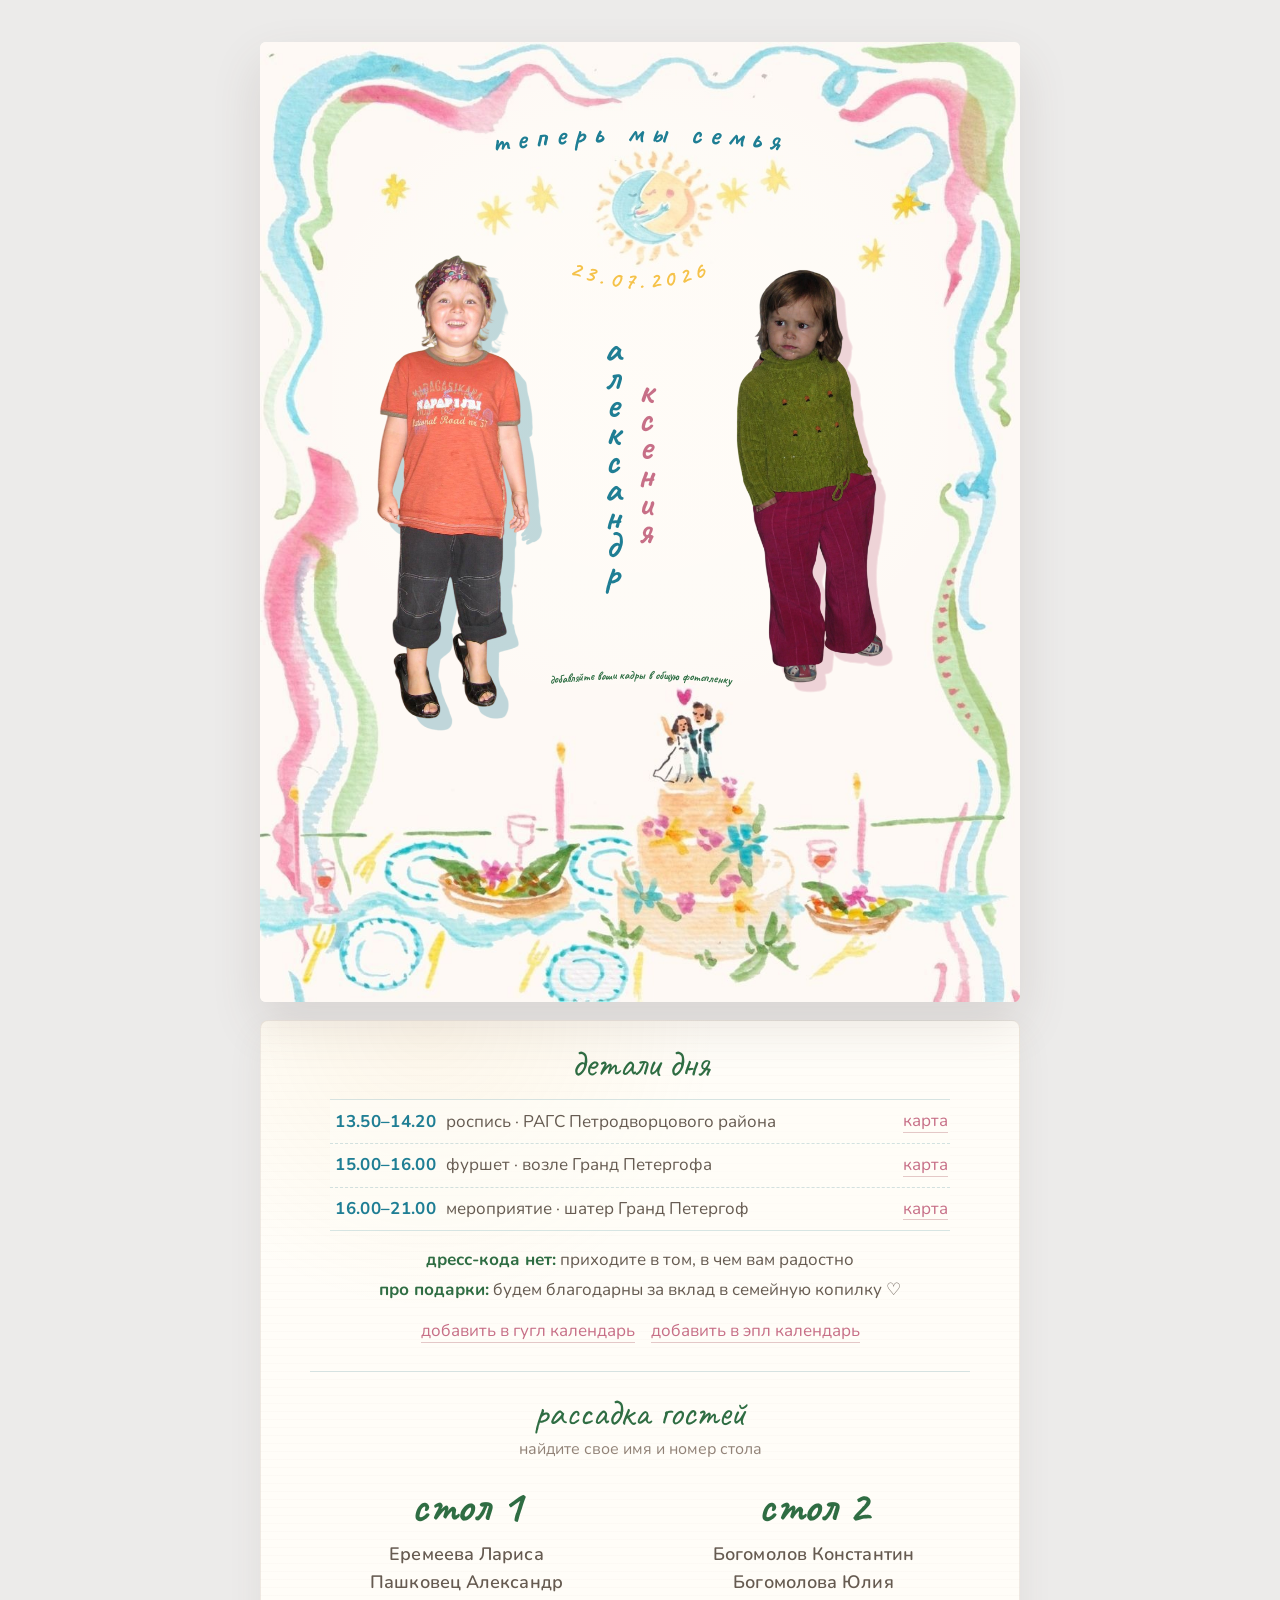
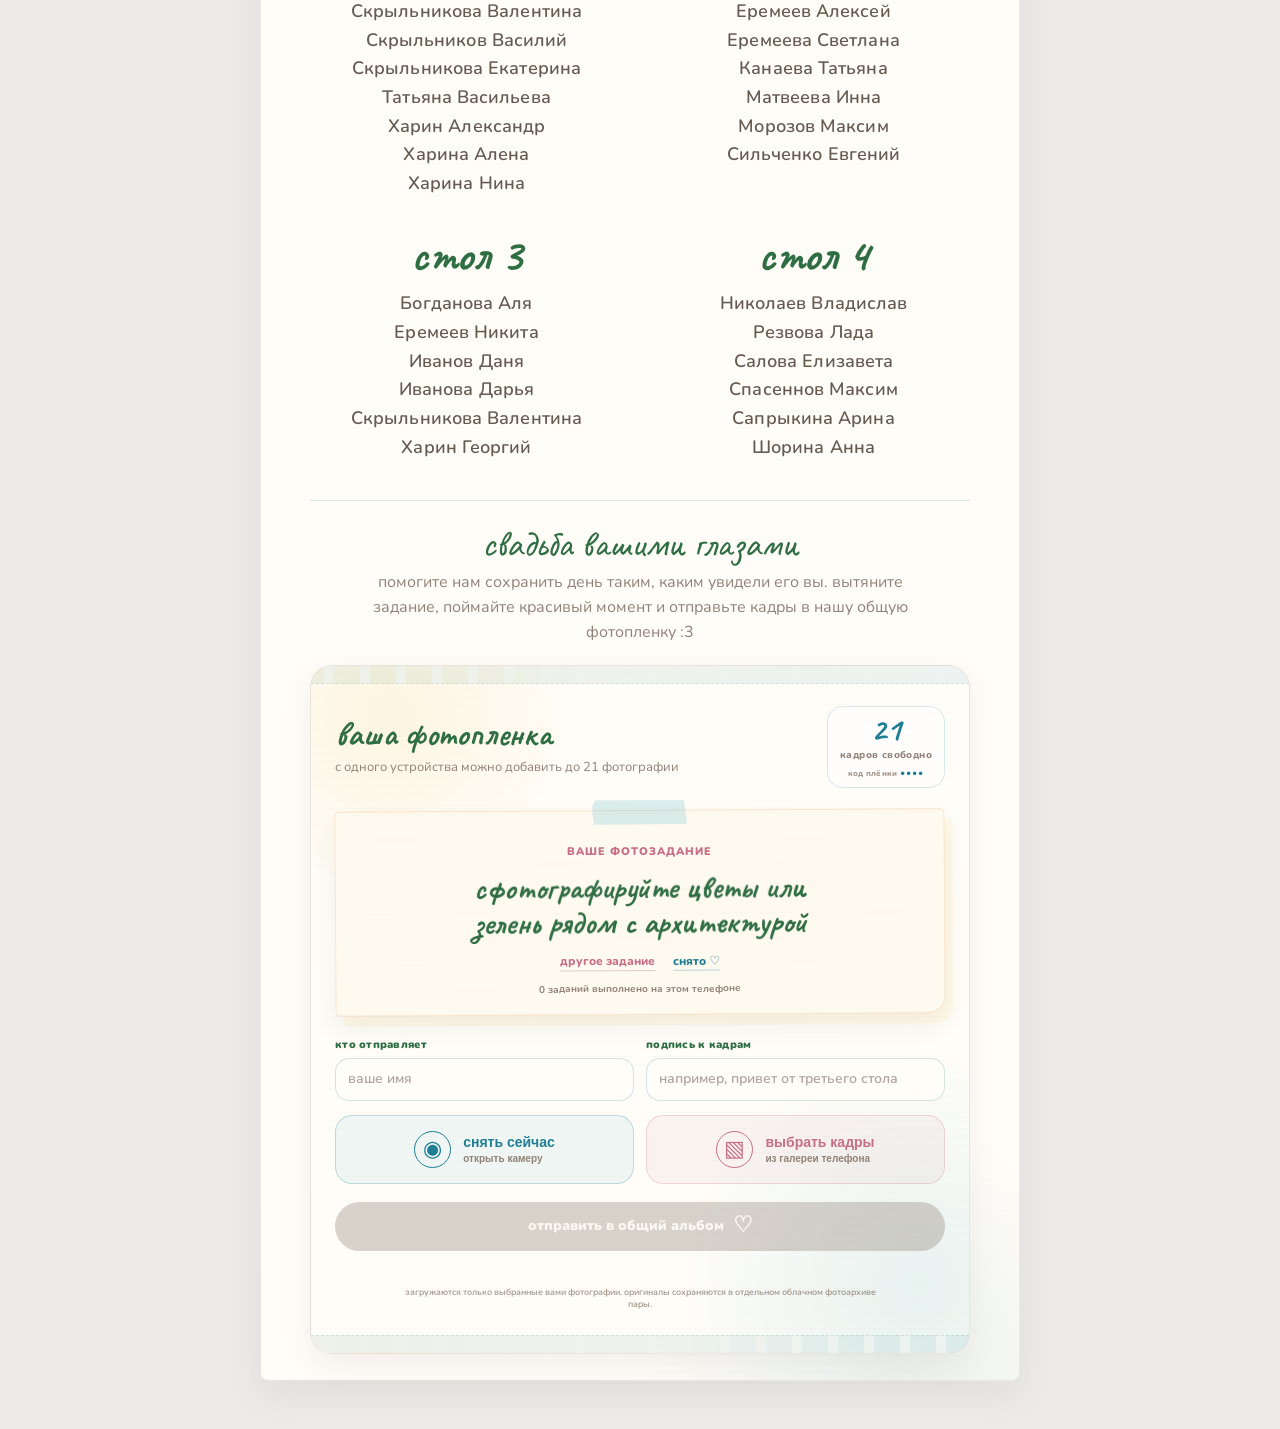
<file: index.html>
﻿<!doctype html>
<html lang="ru">
<head>
    <meta charset="utf-8" />
    <meta name="viewport" content="width=device-width, initial-scale=1" />
    <meta name="theme-color" content="#f6f2ee" />
    <title>ксюшичка и сашечка</title>
    <meta name="description" content="свадебный день ксении и александра: расписание, рассадка и общая фотопленка" />

    <link rel="icon" href="assets/favicon.ico" sizes="any" />
    <link rel="icon" type="image/png" sizes="32x32" href="assets/favicon-32x32.png" />
    <link rel="icon" type="image/png" sizes="16x16" href="assets/favicon-16x16.png" />
    <link rel="apple-touch-icon" sizes="180x180" href="assets/apple-touch-icon.png" />
    <link rel="manifest" href="assets/site.webmanifest" />

    <link rel="stylesheet" href="styles.css" />
</head>
<body>
  <main class="page">
    <article class="invite" aria-label="свадебный день ксении и александра">
      <div class="invite-bg" aria-hidden="true"></div>

      <section class="content" aria-label="Основная информация">
        <div class="top-copy" aria-label="Статус свадебного дня">
          <svg class="arc-text arc-overline" viewBox="0 0 620 92" role="img" aria-label="Статус свадебного дня">
            <path id="inviteArc" d="M94 58 Q310 18 526 58" />
            <text><textPath href="#inviteArc" startOffset="50%" text-anchor="middle" data-live-heading>скоро наш день</textPath></text>
          </svg>
        </div>

        <div class="hero-row" aria-label="Дата и детские фотографии Александра и Ксении">
          <figure class="person groom">
              <figcaption class="vertical-name" aria-label="александр">
                  <span>а</span><span>л</span><span>е</span><span>к</span><span>с</span><span>а</span><span>н</span><span>д</span><span>р</span>
              </figcaption>
            <img src="assets/groom.png" alt="Детская фотография Александра" />
          </figure>

          <div class="date-wrap" aria-label="Дата свадьбы 23.07.2026">
            <svg class="arc-text arc-date" viewBox="0 0 620 118" role="img" aria-label="23.07.2026">
              <path id="dateArc" d="M88 20 Q310 108 532 20" />
              <text><textPath href="#dateArc" startOffset="50%" text-anchor="middle">23.07.2026</textPath></text>
            </svg>
          </div>

          <figure class="person bride">
              <figcaption class="vertical-name" aria-label="ксения">
                  <span>к</span><span>с</span><span>е</span><span>н</span><span>и</span><span>я</span>
              </figcaption>
            <img src="assets/bride.png" alt="Детская фотография Ксении" />
          </figure>
        </div>

        <div class="day-status-wrap" aria-live="polite">
          <svg class="arc-text arc-day-status" viewBox="0 0 620 120" role="img" aria-label="Текущий статус свадебного дня">
            <path id="dayStatusArc" d="M8 90 Q310 8 612 90" />
            <text>
              <textPath href="#dayStatusArc" startOffset="50%" text-anchor="middle" data-live-status>загляните сюда 23 июля</textPath>
            </text>
          </svg>

          <a class="scroll-hint" href="#dayDetails" data-scroll-hint>
            <span>ниже расписание, рассадка и фотопленка</span>
            <span class="scroll-hint-arrow" aria-hidden="true">⌄</span>
          </a>
        </div>
      </section>
    </article>

    <section class="below-info" id="dayDetails" aria-label="Расписание и детали свадьбы">
      <p class="below-title">детали дня</p>

      <div class="schedule" aria-label="Расписание свадьбы">
          <div class="line-item">
              <span class="time">13.50–14.20</span>
              <span class="place">роспись · РАГС Петродворцового района</span>
              <a href="https://yandex.ru/maps/?text=%D0%A0%D0%90%D0%93%D0%A1%20%D0%9F%D0%B5%D1%82%D1%80%D0%BE%D0%B4%D0%B2%D0%BE%D1%80%D1%86%D0%BE%D0%B2%D0%BE%D0%B3%D0%BE%20%D1%80%D0%B0%D0%B9%D0%BE%D0%BD%D0%B0" target="_blank" rel="noopener">карта</a>
          </div>

          <div class="line-item">
              <span class="time">15.00–16.00</span>
              <span class="place">фуршет · возле Гранд Петергофа</span>
              <a href="https://yandex.ru/maps/?text=%D0%93%D1%80%D0%B0%D0%BD%D0%B4%20%D0%9F%D0%B5%D1%82%D0%B5%D1%80%D0%B3%D0%BE%D1%84%20%D0%BE%D1%82%D0%B5%D0%BB%D1%8C" target="_blank" rel="noopener">карта</a>
          </div>

          <div class="line-item">
              <span class="time">16.00–21.00</span>
              <span class="place">мероприятие · шатер Гранд Петергоф</span>
              <a href="https://yandex.ru/maps/?text=%D0%93%D1%80%D0%B0%D0%BD%D0%B4%20%D0%9F%D0%B5%D1%82%D0%B5%D1%80%D0%B3%D0%BE%D1%84%20%D1%88%D0%B0%D1%82%D0%B5%D1%80" target="_blank" rel="noopener">карта</a>
          </div>
      </div>

      <div class="soft-notes" aria-label="Дополнительно">
        <p><b>дресс-кода нет:</b> приходите в том, в чем вам радостно</p>
        <p><b>про подарки:</b> будем благодарны за вклад в семейную копилку ♡</p>
      </div>

      <div class="calendar-actions" aria-label="Добавление свадьбы в календарь">
          <a class="calendar" id="googleCalendarLink" href="#" target="_blank" rel="noopener">
              добавить в гугл календарь
          </a>

          <a class="calendar" href="wedding.ics" type="text/calendar">
              добавить в эпл календарь
          </a>
      </div>

      <section class="seating-card" aria-labelledby="seatingTitle">
        <p class="below-title seating-title" id="seatingTitle">рассадка гостей</p>
        <p class="seating-intro">найдите свое имя и номер стола</p>

        <div class="seating-grid">
          <article class="guest-table" aria-labelledby="table1Title">
            <h2 id="table1Title">стол 1</h2>
            <ul>
              <li>Еремеева Лариса</li>
              <li>Пашковец Александр</li>
              <li>Скрыльникова Валентина</li>
              <li>Скрыльников Василий</li>
              <li>Скрыльникова Екатерина</li>
              <li>Татьяна Васильева</li>
              <li>Харин Александр</li>
              <li>Харина Алена</li>
              <li>Харина Нина</li>
            </ul>
          </article>

          <article class="guest-table" aria-labelledby="table2Title">
            <h2 id="table2Title">стол 2</h2>
            <ul>
              <li>Богомолов Константин</li>
              <li>Богомолова Юлия</li>
              <li>Еремеев Алексей</li>
              <li>Еремеева Светлана</li>
              <li>Канаева Татьяна</li>
              <li>Матвеева Инна</li>
              <li>Морозов Максим</li>
              <li>Сильченко Евгений</li>
            </ul>
          </article>

          <article class="guest-table" aria-labelledby="table3Title">
            <h2 id="table3Title">стол 3</h2>
            <ul>
              <li>Богданова Аля</li>
              <li>Еремеев Никита</li>
              <li>Иванов Даня</li>
              <li>Иванова Дарья</li>
              <li>Скрыльникова Валентина</li>
              <li>Харин Георгий</li>
            </ul>
          </article>

          <article class="guest-table" aria-labelledby="table4Title">
            <h2 id="table4Title">стол 4</h2>
            <ul>
              <li>Николаев Владислав</li>
              <li>Резвова Лада</li>
              <li>Салова Елизавета</li>
              <li>Спасеннов Максим</li>
              <li>Сапрыкина Арина</li>
              <li>Шорина Анна</li>
            </ul>
          </article>
        </div>
      </section>

      <section class="photo-card" id="guestPhotos" aria-labelledby="guestPhotosTitle">
        <p class="below-title photo-title" id="guestPhotosTitle">свадьба вашими глазами</p>
        <p class="photo-intro">помогите нам сохранить день таким, каким увидели его вы. вытяните задание, поймайте красивый момент и отправьте кадры в нашу общую фотопленку :3</p>

        <div class="film-card">
          <div class="film-strip film-strip-top" aria-hidden="true"></div>

          <div class="film-heading">
            <div>
              <span class="film-eyebrow">ваша фотопленка</span>
              <p class="film-copy">с одного устройства можно добавить до 21 фотографии</p>
            </div>
            <div class="film-counter" aria-live="polite">
              <strong data-film-left>21</strong>
              <span>кадров свободно</span>
              <small class="film-device-code">код плёнки <b data-device-code>••••</b></small>
            </div>
          </div>

          <article class="photo-mission" aria-label="Случайное фотозадание">
            <span class="mission-tape" aria-hidden="true"></span>
            <span class="mission-label">ваше фотозадание</span>
            <p class="mission-text" data-photo-mission></p>
            <div class="mission-controls">
              <button class="text-button" type="button" data-new-mission>другое задание</button>
              <button class="text-button mission-done-button" type="button" data-mission-done>снято ♡</button>
            </div>
            <p class="mission-progress"><span data-missions-completed>0</span> заданий выполнено на этом телефоне</p>
          </article>

          <div class="photo-upload-panel">
            <div class="photo-guest-fields">
              <label class="photo-field">
                <span>кто отправляет</span>
                <input type="text" data-photo-guest-name autocomplete="name" maxlength="80" placeholder="ваше имя" />
              </label>
              <label class="photo-field">
                <span>подпись к кадрам</span>
                <input type="text" data-photo-note maxlength="140" placeholder="например, привет от третьего стола" />
              </label>
            </div>

            <section class="film-refill" data-film-refill hidden aria-labelledby="filmRefillTitle">
              <span class="film-refill-tape" aria-hidden="true"></span>
              <p class="film-refill-title" id="filmRefillTitle">плёнка закончилась ♡</p>
              <p class="film-refill-copy">ваши кадры уже в общем альбоме. чтобы продолжить, покажите организатору код <b data-refill-device-code>••••</b> или активируйте дополнительную плёнку.</p>
              <div class="film-refill-actions">
                <button class="text-button" type="button" data-check-refill>проверить новую плёнку</button>
                <button class="text-button" type="button" data-toggle-redeem>у меня есть код</button>
              </div>
              <form class="film-code-form" data-film-code-form hidden>
                <label>
                  <span>код дополнительной плёнки</span>
                  <input type="text" data-film-code-input inputmode="text" autocomplete="off" maxlength="20" placeholder="FILM-AB12CD" />
                </label>
                <button type="submit">зарядить плёнку</button>
              </form>
              <p class="film-refill-status" data-film-refill-status aria-live="polite"></p>
            </section>

            <div class="photo-picker-actions">
              <button class="photo-picker-button" type="button" data-open-camera>
                <span class="photo-picker-icon" aria-hidden="true">◉</span>
                <span><b>снять сейчас</b><small>открыть камеру</small></span>
              </button>
              <button class="photo-picker-button photo-picker-button-alt" type="button" data-open-gallery>
                <span class="photo-picker-icon" aria-hidden="true">▧</span>
                <span><b>выбрать кадры</b><small>из галереи телефона</small></span>
              </button>
            </div>

            <input class="visually-hidden" type="file" accept="image/*,.heic,.heif" capture="environment" data-camera-input />
            <input class="visually-hidden" type="file" accept="image/*,.heic,.heif" multiple data-gallery-input />

            <div class="photo-selection" data-photo-selection hidden>
              <div class="photo-selection-heading">
                <span>выбранные кадры</span>
                <button class="text-button clear-photos-button" type="button" data-clear-photos>убрать все</button>
              </div>
              <div class="polaroid-grid" data-photo-preview></div>
            </div>

            <button class="photo-upload-button" type="button" data-upload-photos disabled>
              <span data-upload-button-text>отправить в общий альбом</span>
              <span class="upload-button-heart" aria-hidden="true">♡</span>
            </button>

            <p class="photo-upload-status" data-photo-upload-status aria-live="polite"></p>
            <p class="photo-privacy-note">загружаются только выбранные вами фотографии. оригиналы сохраняются в отдельном облачном фотоархиве пары.</p>
          </div>

          <div class="film-strip film-strip-bottom" aria-hidden="true"></div>
        </div>
      </section>
    </section>
  </main>
  <script src="config.js"></script>
  <script src="script.js"></script>
    
</body>
</html>
</file>
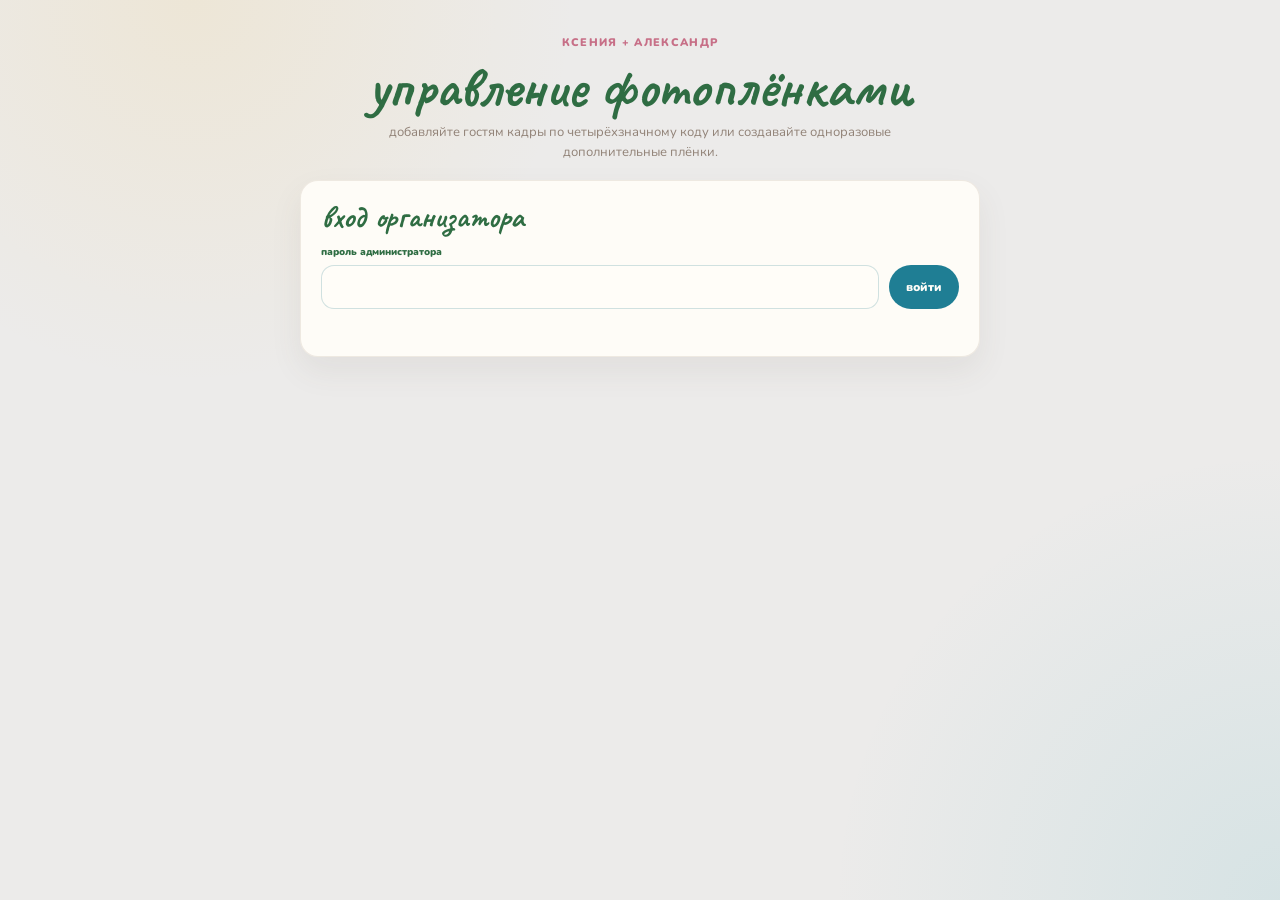
<file: admin.html>
﻿<!doctype html>
<html lang="ru">
<head>
  <meta charset="utf-8" />
  <meta name="viewport" content="width=device-width, initial-scale=1" />
  <meta name="robots" content="noindex,nofollow" />
  <meta name="theme-color" content="#f6f2ee" />
  <title>управление фотоплёнками</title>
  <link rel="stylesheet" href="styles.css" />
  <link rel="stylesheet" href="admin.css" />
</head>
<body class="admin-body">
  <main class="admin-page">
    <header class="admin-header">
      <span class="admin-kicker">ксения + александр</span>
      <h1>управление фотоплёнками</h1>
      <p>добавляйте гостям кадры по четырёхзначному коду или создавайте одноразовые дополнительные плёнки.</p>
    </header>

    <section class="admin-card" data-login-card>
      <h2>вход организатора</h2>
      <form class="admin-login-form" data-admin-login>
        <label>
          <span>пароль администратора</span>
          <input type="password" data-admin-password autocomplete="current-password" required />
        </label>
        <button type="submit">войти</button>
      </form>
      <p class="admin-status" data-login-status aria-live="polite"></p>
    </section>

    <section class="admin-dashboard" data-admin-dashboard hidden>
      <div class="admin-toolbar">
        <span>доступ подтверждён</span>
        <button type="button" class="admin-text-button" data-admin-logout>выйти</button>
      </div>

      <section class="admin-card">
        <h2>найти плёнку гостя</h2>
        <form class="admin-search-form" data-device-search>
          <label>
            <span>четырёхзначный код</span>
            <input type="text" data-device-search-input inputmode="numeric" maxlength="4" pattern="[0-9]{4}" placeholder="4827" required />
          </label>
          <button type="submit">найти</button>
        </form>
        <p class="admin-status" data-search-status aria-live="polite"></p>
      </section>

      <section class="admin-card admin-device-card" data-device-card hidden>
        <div class="admin-device-heading">
          <div>
            <span>код плёнки</span>
            <strong data-admin-device-code>----</strong>
          </div>
          <p data-admin-device-name>анонимный гость</p>
        </div>

        <div class="admin-stats">
          <article><strong data-admin-used>0</strong><span>использовано</span></article>
          <article><strong data-admin-bonus>0</strong><span>бонусных</span></article>
          <article><strong data-admin-remaining>21</strong><span>осталось</span></article>
        </div>

        <div class="admin-grant-buttons" aria-label="Добавить кадры">
          <button type="button" data-grant-frames="6">+6 кадров</button>
          <button type="button" data-grant-frames="12">+12 кадров</button>
          <button type="button" data-grant-frames="24">+24 кадра</button>
        </div>

        <details class="admin-danger-zone">
          <summary>служебные действия</summary>
          <div>
            <button type="button" data-reset-used>сбросить использованные кадры</button>
            <button type="button" data-reset-all>вернуть к основной плёнке из 21 кадра</button>
          </div>
        </details>

        <p class="admin-status" data-device-status aria-live="polite"></p>
        <div class="admin-history" data-device-history></div>
      </section>

      <section class="admin-card">
        <h2>одноразовая плёнка</h2>
        <p class="admin-card-copy">создайте код и передайте его гостю. после первой активации код больше не сработает.</p>
        <form class="admin-code-form" data-create-code>
          <label>
            <span>сколько кадров</span>
            <select data-code-frames>
              <option value="6">6 кадров</option>
              <option value="12" selected>12 кадров</option>
              <option value="24">24 кадра</option>
            </select>
          </label>
          <button type="submit">создать код</button>
        </form>
        <div class="admin-generated-code" data-generated-code hidden>
          <span>новая плёнка</span>
          <strong data-generated-code-value>FILM-XXXXXX</strong>
          <button type="button" data-copy-code>скопировать</button>
        </div>
        <p class="admin-status" data-code-status aria-live="polite"></p>
      </section>

      <section class="admin-card">
        <div class="admin-section-heading">
          <h2>последняя активность</h2>
          <button type="button" class="admin-text-button" data-refresh-recent>обновить</button>
        </div>
        <div class="admin-recent-list" data-recent-devices></div>
      </section>
    </section>
  </main>

  <script src="config.js"></script>
  <script src="admin.js"></script>
</body>
</html>
</file>
<file: styles.css>
@import url("https://fonts.googleapis.com/css2?family=Caveat:wght@500;600;700&family=Nunito:wght@300;400;500;600;700;800;900&display=swap");

:root {
  --page: #ecebea;
  --paper: #fffdf8;
  --aqua: #39a8ba;
  --aqua-deep: #1f7e94;
  --rose: #c76f87;
  --green: #639b5a;
  --green-deep: #2f6d43;
  --orange: #e58c2f;
  --moon-yellow: #f5c24a;
  --soft-orange: #f2b84b;
  --text: #665b51;
  --muted: #918277;
  --line: rgba(75, 143, 154, .22);
  --panel: rgba(255, 253, 248, .80);
  --shadow: rgba(92, 73, 65, .14);
  --arc-script-size: clamp(18px, 3.1vw, 30px);
}

* { box-sizing: border-box; }
html { scroll-behavior: smooth; }
body {
  margin: 0;
  min-height: 100vh;
  background: var(--page);
  color: var(--text);
  font-family: "Nunito", "Trebuchet MS", system-ui, sans-serif;
}

.page {
  width: min(100%, 980px);
  margin: 0 auto;
  padding: clamp(14px, 4vw, 42px) 12px 48px;
}

.invite {
  position: relative;
  width: min(100%, 760px);
  height: clamp(900px, 125vw, 960px);
  margin: 0 auto;
  overflow: hidden;
  border-radius: 6px;
  background: var(--paper);
  box-shadow: 0 22px 50px var(--shadow);
}

.invite-bg {
  position: absolute;
  inset: 0;
  background-image: url("assets/background-frame.jpg");
  background-size: 100% 100%;
  background-position: center;
  background-repeat: no-repeat;
  z-index: 0;
}

.content {
  position: absolute;
  z-index: 2;
  top: 7.0%;
  left: 10%;
  right: 10%;
  bottom: 34%;
  display: flex;
  flex-direction: column;
  align-items: center;
  justify-content: flex-start;
  text-align: center;
}

.content::before {
  content: "";
  position: absolute;
  inset: -20px -4px -8px;
  z-index: -1;
  background: radial-gradient(ellipse at center, rgba(255, 253, 248, .66) 0%, rgba(255, 253, 248, .45) 58%, rgba(255, 253, 248, 0) 78%);
  pointer-events: none;
}

.top-copy {
  width: min(100%, 620px);
  margin: 0 auto clamp(6px, 1.4vw, 14px);
  display: flex;
  flex-direction: column;
  align-items: center;
}

.arc-text {
  display: block;
  width: min(100%, 620px);
  overflow: visible;
  margin-top:-15px;
}

.arc-text path {
  fill: none;
  stroke: none;
}

.arc-text text {
  font-family: "Caveat", "Segoe Print", cursive;
  font-weight: 900;
  line-height: 1;
  paint-order: stroke fill;
}

.arc-overline {
  height: clamp(82px, 11vw, 112px);
  margin-bottom: 0;
}

.arc-overline text {
  fill: var(--aqua-deep);
  stroke: rgba(255, 253, 248, .50);
  stroke-width: 3px;
  font-size: var(--arc-script-size);
  letter-spacing: .28em;
}

.hero-row {
  width: min(100%, 660px);
  margin: clamp(-18px, -1.8vw, -6px) auto 0;
  display: grid;
  grid-template-columns: minmax(0, 1fr) minmax(150px, 190px) minmax(0, 1fr);
  align-items: end;
  column-gap: 0px;
  padding-bottom: clamp(2px, .6vw, 8px);
}

.date-wrap {
  align-self: start;
  width: 100%;
  padding-top: clamp(22px, 3vw, 34px);
}

.arc-date {
  width: 100%;
  height: clamp(82px, 11vw, 112px);
  margin: 0;
  margin-top:-5px;
}

.arc-date text {
  fill: var(--moon-yellow);
  stroke: rgba(255, 253, 248, .62);
  stroke-width: 3px;
  font-family: "Caveat", "Segoe Print", cursive;
  font-size: clamp(75px, 4.2vw, 46px);
  font-weight: 900;
  letter-spacing: .24em;
}

.couple { display: contents; }

h1 { display: none; }

.couple {
  display: flex;
  align-items: flex-end;
  justify-content: center;
  gap: clamp(2px, .5vw, 8px);
  width: 100%;
  margin: clamp(-34px, -3vw, -16px) 0 0;
  padding-top: 0;
  padding-bottom: clamp(4px, .8vw, 10px);
}

.person {
  position: relative;
  width: 100%;
  margin: 0;
  display: flex;
  align-items: flex-end;
  justify-content: center;
  gap: 0px;
  padding-top: clamp(18px, 2.6vw, 30px);
}

.person img {
  display: block;
  width: auto;
  max-width: 100%;
  height: clamp(320px, 45vw, 410px);
  margin: 0 auto;
  object-fit: contain;
  filter: none;
}

.groom img {
  filter: drop-shadow(8px 8px 0 rgba(31, 126, 148, .28));
  transform: translateY(45px) scale(1.5);
}

.bride img {
  filter: drop-shadow(8px 8px 0 rgba(199, 111, 135, .28));
  transform: translateY(40px) scale(1.2);
}

.person figcaption {
  position: static;
  margin: 0;
  font-family: "Caveat", "Segoe Print", cursive;
  font-size: clamp(28px, 3.15vw, 38px);
  font-weight: 700;
  line-height: 1;
}

.vertical-name {
  writing-mode: vertical-lr;
  text-orientation: upright;
  white-space: nowrap;
  letter-spacing: -0.5em;
  min-height: clamp(250px, 35vw, 332px);
  display: flex;
  align-items: center;
  justify-content: center;
  user-select: none;
}

.groom {
  justify-self: end;
  margin-right: -44px;
}

.bride {
  justify-self: start;
  margin-left: -60px;
}

.groom figcaption {
  order: 1;
  color: var(--aqua-deep);
  transform: translateY(-25px) translateX(-10px);
  margin-left: 40px;
  margin-right: -25px;
}

.bride figcaption {
    order: -1;
    color: var(--rose);
    transform: translateY(-25px) translateX(10px);
    margin-right: 60px;
    margin-left: -25px;
}

.day-status-wrap {
  width: min(100%, 620px);
  margin: clamp(-2px, .7vw, 8px) 0 0;
  text-align: center;
}

.arc-day-status {
  height: clamp(70px, 10vw, 88px);
}

.arc-day-status text {
  fill: var(--green-deep);
  stroke: rgba(255, 253, 248, .72);
  stroke-width: 2px;
  font-family: "Caveat", "Segoe Print", cursive;
  font-size: clamp(20px, 3vw, 28px);
  font-weight: 700;
  letter-spacing: .015em;
  paint-order: stroke fill;
}

.arc-day-status textPath.is-long {
  font-size: clamp(16px, 2.15vw, 21px);
  letter-spacing: 0;
}

.arc-day-status textPath.is-very-long {
  font-size: clamp(14px, 1.7vw, 16.5px);
  letter-spacing: -0.012em;
}

.scroll-hint {
  width: fit-content;
  max-width: 90%;
  margin: -3px auto 0;
  display: inline-flex;
  flex-direction: column;
  align-items: center;
  gap: 0;
  color: var(--muted);
  font-size: clamp(11px, 1.55vw, 13px);
  font-weight: 700;
  line-height: 1.25;
  text-decoration: none;
  transition: opacity .35s ease, transform .35s ease;
}

.scroll-hint:hover,
.scroll-hint:focus-visible {
  color: var(--aqua-deep);
  outline: none;
}

.scroll-hint-arrow {
  color: var(--rose);
  font-family: "Caveat", "Segoe Print", cursive;
  font-size: 24px;
  line-height: .65;
  animation: scrollHintFloat 1.8s ease-in-out infinite;
}

.scroll-hint.is-hidden {
  opacity: 0;
  transform: translateY(6px);
  pointer-events: none;
}

@keyframes scrollHintFloat {
  0%, 100% { transform: translateY(0); }
  50% { transform: translateY(4px); }
}

.below-info {
  width: min(100%, 760px);
  margin: 18px auto 0;
  padding: 24px clamp(18px, 4vw, 34px) 26px;
  background:
    radial-gradient(circle at 22% 0%, rgba(232, 189, 106, .10), transparent 18rem),
    radial-gradient(circle at 84% 100%, rgba(75, 143, 154, .10), transparent 16rem),
    repeating-linear-gradient(0deg, rgba(145, 120, 100, 0.025) 0 1px, transparent 1px 8px),
    #fffdf8;
  border: 1px solid rgba(145, 120, 100, .15);
  border-radius: 8px;
  box-shadow: 0 14px 34px rgba(92, 73, 65, .08);
  text-align: center;
}

.below-title {
  margin: 0 0 16px;
  color: var(--green-deep);
  font-family: "Caveat", "Segoe Print", cursive;
  font-size: clamp(28px, 4vw, 38px);
  line-height: 1;
}

.schedule {
  width: min(100%, 620px);
  margin: 0 auto 16px;
  border-top: 1px solid var(--line);
  border-bottom: 1px solid var(--line);
  background: rgba(255, 253, 248, .64);
}

.line-item {
  display: grid;
  grid-template-columns: 104px 1fr auto;
  align-items: center;
  gap: 10px;
  padding: 10px 2px;
  font-size: clamp(14px, 1.9vw, 17px);
  line-height: 1.28;
  text-align: left;
}

.line-item + .line-item {
  border-top: 1px dashed rgba(75, 143, 154, .25);
}

.time {
  color: var(--aqua-deep);
  font-family: "Nunito", system-ui, sans-serif;
  font-weight: 700;
  text-align: right;
  letter-spacing: .02em;
}

.place { color: var(--text); }

.line-item a,
.calendar {
  color: var(--rose);
  text-decoration: none;
  border-bottom: 1px solid rgba(183, 114, 121, .38);
}

.line-item a:hover,
.line-item a:focus-visible,
.calendar:hover,
.calendar:focus-visible {
  color: var(--orange);
  outline: none;
}

.soft-notes {
  width: min(100%, 600px);
  margin: 0 auto 12px;
  color: var(--text);
  font-size: clamp(14px, 1.9vw, 17px);
  line-height: 1.48;
}

.soft-notes p {
  margin: 5px 0;
}

.soft-notes b { color: var(--green-deep); }

.calendar {
  display: inline-block;
  width: fit-content;
  margin-top: 4px;
  padding: 0;
  color: var(--rose);
  font-size: clamp(14px, 1.9vw, 17px);
  text-decoration: none;
  border-bottom: 1px solid rgba(183, 114, 121, .38);
}

@media (max-width: 700px) {
  .invite { height: 920px; }
  .content {
    top: 6.8%;
    left: 7%;
    right: 7%;
    bottom: 34%;
  }
  .content::before { inset: -14px -2px -2px; }
  .arc-overline { height: 56px; }
  .hero-row {
    grid-template-columns: 1fr 156px 1fr;
    margin-top: -14px;
    column-gap: 2px;
  }
  .date-wrap { padding-top: 12px; }
  .arc-date { height: 72px; }
  .person img { height: clamp(288px, 52vw, 354px); }
  .person { padding-top: 18px; }
  .groom { margin-right: -44px; }
  .bride { margin-left: -44px; }
  .vertical-name { min-height: clamp(238px, 46vw, 304px);  letter-spacing: 0em;}
  .day-status-wrap { margin-top: 2px; }
  .arc-day-status { height: 72px; }
  .arc-day-status text { font-size: 22px; }
  .scroll-hint { font-size: 12px; }
}

@media (max-width: 520px) {
  .page { padding: 0 0 24px; }

  .invite {
    width: min(100%, 430px);
    height: auto;
    aspect-ratio: 1006 / 1564;
    border-radius: 0;
    box-shadow: 0 12px 28px rgba(92, 73, 65, .10);
  }

  .invite-bg {
    background-image: url("assets/background-frame-mobile.jpg"), url("assets/background-frame.jpg");
    background-size: 100% 100%, 100% 100%;
    background-position: center, center;
    background-repeat: no-repeat, no-repeat;
  }

  .content {
    inset: 0;
    display: block;
    text-align: center;
  }

  .content::before {
    inset: 11% 10% 41%;
    background: radial-gradient(ellipse at center, rgba(255, 253, 248, .50) 0%, rgba(255, 253, 248, .28) 58%, rgba(255, 253, 248, 0) 79%);
  }

  .top-copy {
    position: absolute;
    top: 7.1%;
    left: 14%;
    right: 14%;
    width: auto;
    margin: 0;
  }

  .arc-overline {
    width: 100%;
    height: 58px;
    margin: 0;
    transform: translate(8px, -10px);
  }

  .arc-overline text {
    font-size: 32px;
    letter-spacing: .23em;
    stroke-width: 2px;
  }

  .hero-row {
    position: absolute;
    top: 13.2%;
    left: 6.5%;
    right: 6.5%;
    width: auto;
    margin: 0;
    padding: 0;
    display: grid;
    grid-template-columns: minmax(0, 1fr) 104px minmax(0, 1fr);
    align-items: start;
    column-gap: 0;
  }

  .date-wrap {
    grid-column: 2;
    grid-row: 1;
    width: 150px;
    justify-self: center;
    align-self: start;
    padding: 0;
    margin: 0 -23px;
    transform: translateY(6px);
    z-index: 4;
  }

  .arc-date {
    width: 100%;
    height: 84px;
    margin: 0;
    transform: translate(8px, 15px);
  }

  .arc-date text {
    font-size: 80px;
    letter-spacing: .22em;
    stroke-width: 2px;
  }

  .top-copy { margin-bottom: 0; }

  .person {
    width: 100%;
    margin: 0;
    padding-top: 76px;
    gap: 0;
    align-items: flex-start;
    justify-content: center;
  }

  .person img {
    height: clamp(216px, 58vw, 268px);
    max-width: none;
    transform-origin: center top;
  }

  .person figcaption {
    font-size: clamp(28px, 7.8vw, 34px);
    line-height: .92;
    z-index: 5;
  }

  .groom {
    grid-column: 1;
    grid-row: 1;
    justify-self: start;
    margin: 0;
    transform: translate(40px, -15px);
  }

  .bride {
    grid-column: 3;
    grid-row: 1;
    justify-self: end;
    margin: 0;
    transform: translate(-25px, -20px);
  }

  .groom img {
    transform: translateY(-37px) scale(1.25);
  }

  .bride img {
    transform: translateY(-25px) scale(1.25);
  }

  .groom figcaption {
    order: 1;
    margin-left: 6px;
    margin-right: -9px;
    transform: translateY(2px) translateX(-20px);
  }

  .bride figcaption {
    order: -1;
    margin-left: -10px;
    margin-right: 4px;
    transform: translateY(4px) translateX(-10px);
  }

  .vertical-name {
    min-height: clamp(214px, 55vw, 252px);
    letter-spacing: -0.5em;
  }

  .day-status-wrap {
    position: absolute;
    top: 48.3%;
    left: 10%;
    right: 10%;
    width: auto;
    margin: 0;
    z-index: 6;
    transform: translateY(95px);
  }

  .arc-day-status {
    width: 100%;
    height: 62px;
    transform: translateX(8px);
  }

  .arc-day-status text {
    font-size: 20px;
    letter-spacing: 0;
    stroke-width: 1.5px;
  }

  .arc-day-status textPath.is-long {
    font-size: 14.5px;
    letter-spacing: 0;
  }

  .arc-day-status textPath.is-very-long {
    font-size: 12.5px;
    letter-spacing: -0.012em;
  }

  .scroll-hint {
    max-width: 240px;
    margin-top: -2px;
    font-size: 11px;
    line-height: 1.2;
  }

  .scroll-hint-arrow {
    font-size: 22px;
  }

  .line-item {
    grid-template-columns: 1fr;
    gap: 2px;
    text-align: center;
    padding: 9px 0;
  }
  .time { text-align: center; }
}
.line-item a {
    justify-self: center;
    width: fit-content;
    display: inline-block;
}

@media (prefers-reduced-motion: reduce) {
  *, *::before, *::after {
    scroll-behavior: auto !important;
    animation: none !important;
    transition: none !important;
  }
}



.calendar-actions {
    display: flex;
    flex-wrap: wrap;
    justify-content: center;
    gap: 10px 16px;
    margin-top: 8px;
}

    .calendar-actions .calendar {
        padding: 0;
    }

@media (max-width: 460px) {
    .calendar-actions {
        flex-direction: column;
        align-items: center;
        gap: 6px;
    }
}

.seating-card {
  width: min(100%, 660px);
  margin: 28px auto 0;
  padding-top: 22px;
  border-top: 1px solid var(--line);
}

.seating-title {
  margin-bottom: 6px;
}

.seating-intro {
  margin: 0 auto 20px;
  color: var(--muted);
  font-size: clamp(14px, 1.9vw, 16px);
  line-height: 1.45;
}

.seating-grid {
  display: grid;
  grid-template-columns: repeat(2, minmax(0, 1fr));
  gap: 24px 34px;
  align-items: start;
}

.guest-table {
  min-width: 0;
  padding: 2px 8px 10px;
  text-align: center;
}

.guest-table h2 {
  margin: 0 0 12px;
  color: var(--green-deep);
  font-family: "Caveat", "Segoe Print", cursive;
  font-size: clamp(34px, 5vw, 46px);
  font-weight: 700;
  line-height: 1;
}

.guest-table ul {
  margin: 0;
  padding: 0;
  list-style: none;
}

.guest-table li {
  color: var(--text);
  font-size: clamp(15px, 2vw, 18px);
  font-weight: 600;
  line-height: 1.48;
  letter-spacing: .005em;
  overflow-wrap: anywhere;
}

.guest-table li + li {
  margin-top: 2px;
}

@media (max-width: 600px) {
  .seating-card {
    margin-top: 24px;
    padding-top: 18px;
  }

  .seating-grid {
    grid-template-columns: 1fr;
    gap: 24px;
  }

  .guest-table {
    padding: 0 4px;
  }

  .guest-table h2 {
    margin-bottom: 10px;
  }

  .guest-table li {
    font-size: 16px;
  }
}



/* Общая фотоплёнка гостей */
.visually-hidden {
  position: absolute !important;
  width: 1px !important;
  height: 1px !important;
  padding: 0 !important;
  margin: -1px !important;
  overflow: hidden !important;
  clip: rect(0, 0, 0, 0) !important;
  white-space: nowrap !important;
  border: 0 !important;
}

.photo-card {
  width: min(100%, 660px);
  margin: 30px auto 0;
  padding-top: 24px;
  border-top: 1px solid var(--line);
}

.photo-title {
  margin-bottom: 7px;
}

.photo-intro {
  width: min(100%, 590px);
  margin: 0 auto 20px;
  color: var(--muted);
  font-size: clamp(14px, 1.9vw, 16px);
  line-height: 1.55;
}

.film-card {
  position: relative;
  overflow: hidden;
  border: 1px solid rgba(145, 120, 100, .18);
  border-radius: 22px;
  background:
    radial-gradient(circle at 12% 7%, rgba(245, 194, 74, .13), transparent 12rem),
    radial-gradient(circle at 92% 90%, rgba(57, 168, 186, .11), transparent 15rem),
    repeating-linear-gradient(0deg, rgba(145, 120, 100, .025) 0 1px, transparent 1px 8px),
    rgba(255, 253, 248, .84);
  box-shadow: 0 12px 30px rgba(92, 73, 65, .07);
  text-align: left;
}

.film-strip {
  height: 18px;
  background:
    linear-gradient(90deg, rgba(47, 109, 67, .08), rgba(31, 126, 148, .08)),
    repeating-linear-gradient(90deg, transparent 0 13px, rgba(255, 253, 248, .95) 13px 23px, transparent 23px 36px);
  border-color: rgba(75, 143, 154, .14);
}

.film-strip-top {
  border-bottom: 1px dashed rgba(75, 143, 154, .18);
}

.film-strip-bottom {
  border-top: 1px dashed rgba(75, 143, 154, .18);
}

.film-heading {
  display: flex;
  align-items: center;
  justify-content: space-between;
  gap: 20px;
  padding: 22px 24px 12px;
}

.film-eyebrow {
  display: block;
  color: var(--green-deep);
  font-family: "Caveat", "Segoe Print", cursive;
  font-size: clamp(27px, 4vw, 34px);
  font-weight: 700;
  line-height: 1;
}

.film-copy {
  margin: 7px 0 0;
  color: var(--muted);
  font-size: 13px;
  line-height: 1.4;
}

.film-counter {
  flex: 0 0 auto;
  min-width: 104px;
  display: grid;
  justify-items: center;
  padding: 9px 12px 8px;
  border: 1px solid rgba(31, 126, 148, .17);
  border-radius: 16px;
  background: rgba(255, 255, 255, .52);
  color: var(--aqua-deep);
  text-align: center;
}

.film-counter strong {
  font-family: "Caveat", "Segoe Print", cursive;
  font-size: 33px;
  font-weight: 700;
  line-height: .8;
}

.film-counter span {
  margin-top: 6px;
  color: var(--muted);
  font-size: 10px;
  font-weight: 800;
  letter-spacing: .04em;
  text-transform: lowercase;
}

.photo-mission {
  position: relative;
  width: calc(100% - 48px);
  margin: 10px 24px 22px;
  padding: 28px 25px 18px;
  border: 1px solid rgba(232, 140, 47, .18);
  border-radius: 5px 5px 18px 5px;
  background:
    repeating-linear-gradient(0deg, rgba(145, 120, 100, .035) 0 1px, transparent 1px 25px),
    #fffaf0;
  box-shadow: 8px 10px 0 rgba(245, 194, 74, .09), 0 12px 24px rgba(92, 73, 65, .07);
  transform: rotate(-.35deg);
  text-align: center;
}

.mission-tape {
  position: absolute;
  top: -12px;
  left: 50%;
  width: 96px;
  height: 27px;
  transform: translateX(-50%) rotate(1.5deg);
  background: rgba(57, 168, 186, .18);
  box-shadow: inset 0 0 0 1px rgba(255, 255, 255, .25);
  clip-path: polygon(4% 9%, 96% 0, 100% 88%, 3% 100%, 0 34%);
}

.mission-label {
  color: var(--rose);
  font-size: 11px;
  font-weight: 900;
  letter-spacing: .09em;
  text-transform: uppercase;
}

.mission-text {
  min-height: 58px;
  margin: 10px auto 12px;
  color: var(--green-deep);
  font-family: "Caveat", "Segoe Print", cursive;
  font-size: clamp(25px, 4vw, 32px);
  font-weight: 700;
  line-height: 1.08;
  text-wrap: balance;
}

.mission-controls {
  display: flex;
  flex-wrap: wrap;
  justify-content: center;
  gap: 9px 18px;
}

.text-button {
  appearance: none;
  border: 0;
  border-bottom: 1px solid rgba(183, 114, 121, .36);
  border-radius: 0;
  padding: 2px 0;
  background: transparent;
  color: var(--rose);
  cursor: pointer;
  font: 800 12px/1.2 "Nunito", system-ui, sans-serif;
}

.text-button:hover,
.text-button:focus-visible {
  color: var(--orange);
  border-bottom-color: rgba(229, 140, 47, .44);
  outline: none;
}

.text-button:disabled {
  opacity: .45;
  cursor: default;
}

.mission-done-button {
  color: var(--aqua-deep);
  border-bottom-color: rgba(31, 126, 148, .30);
}

.mission-progress {
  margin: 12px 0 0;
  color: var(--muted);
  font-size: 10px;
  font-weight: 700;
  line-height: 1.3;
}

.photo-mission.mission-refresh .mission-text {
  animation: missionIn .38s ease both;
}

.photo-mission.mission-complete {
  animation: missionComplete .62s ease both;
}

@keyframes missionIn {
  from { opacity: 0; transform: translateY(5px); }
  to { opacity: 1; transform: translateY(0); }
}

@keyframes missionComplete {
  0%, 100% { transform: rotate(-.35deg) scale(1); }
  45% { transform: rotate(.4deg) scale(1.018); box-shadow: 8px 10px 0 rgba(245, 194, 74, .14), 0 15px 28px rgba(92, 73, 65, .10); }
}

.photo-upload-panel {
  padding: 0 24px 24px;
}

.photo-guest-fields {
  display: grid;
  grid-template-columns: repeat(2, minmax(0, 1fr));
  gap: 12px;
  margin-bottom: 14px;
}

.photo-field {
  display: grid;
  gap: 6px;
  min-width: 0;
}

.photo-field > span {
  color: var(--green-deep);
  font-size: 11px;
  font-weight: 900;
  letter-spacing: .025em;
}

.photo-field input {
  width: 100%;
  min-width: 0;
  border: 1px solid rgba(75, 143, 154, .23);
  border-radius: 14px;
  background: rgba(255, 253, 248, .82);
  color: var(--text);
  font: 600 14px/1.3 "Nunito", system-ui, sans-serif;
  padding: 11px 12px;
  outline: none;
  transition: border-color .18s ease, box-shadow .18s ease, background .18s ease;
}

.photo-field input::placeholder {
  color: rgba(145, 130, 119, .72);
}

.photo-field input:focus {
  border-color: rgba(31, 126, 148, .52);
  background: #fffdf8;
  box-shadow: 0 0 0 4px rgba(57, 168, 186, .09);
}

.photo-picker-actions {
  display: grid;
  grid-template-columns: repeat(2, minmax(0, 1fr));
  gap: 12px;
}

.photo-picker-button {
  appearance: none;
  min-width: 0;
  min-height: 69px;
  display: flex;
  align-items: center;
  justify-content: center;
  gap: 12px;
  padding: 12px 14px;
  border: 1px solid rgba(31, 126, 148, .24);
  border-radius: 17px;
  background: rgba(57, 168, 186, .08);
  color: var(--aqua-deep);
  cursor: pointer;
  text-align: left;
  transition: transform .18s ease, border-color .18s ease, box-shadow .18s ease, background .18s ease;
}

.photo-picker-button-alt {
  border-color: rgba(199, 111, 135, .24);
  background: rgba(199, 111, 135, .07);
  color: var(--rose);
}

.photo-picker-button:hover,
.photo-picker-button:focus-visible {
  transform: translateY(-1px);
  border-color: rgba(31, 126, 148, .44);
  background: rgba(57, 168, 186, .12);
  box-shadow: 0 9px 20px rgba(92, 73, 65, .07);
  outline: none;
}

.photo-picker-button-alt:hover,
.photo-picker-button-alt:focus-visible {
  border-color: rgba(199, 111, 135, .44);
  background: rgba(199, 111, 135, .11);
}

.photo-picker-button:disabled {
  opacity: .45;
  cursor: default;
  transform: none;
  box-shadow: none;
}

.photo-picker-icon {
  flex: 0 0 auto;
  width: 37px;
  height: 37px;
  display: grid;
  place-items: center;
  border: 1px solid currentColor;
  border-radius: 50%;
  font-family: "Caveat", cursive;
  font-size: 22px;
  line-height: 1;
}

.photo-picker-button > span:last-child {
  min-width: 0;
  display: grid;
  gap: 3px;
}

.photo-picker-button b {
  font-size: 14px;
  font-weight: 900;
  line-height: 1.15;
}

.photo-picker-button small {
  color: var(--muted);
  font-size: 10px;
  font-weight: 700;
  line-height: 1.2;
}

.photo-selection {
  margin-top: 18px;
  padding-top: 16px;
  border-top: 1px dashed rgba(75, 143, 154, .20);
}

.photo-selection-heading {
  display: flex;
  align-items: center;
  justify-content: space-between;
  gap: 12px;
  margin-bottom: 13px;
  color: var(--green-deep);
  font-size: 12px;
  font-weight: 900;
}

.polaroid-grid {
  display: grid;
  grid-template-columns: repeat(4, minmax(0, 1fr));
  gap: 14px 10px;
  align-items: start;
}

.polaroid-card {
  --photo-tilt: 0deg;
  position: relative;
  min-width: 0;
  margin: 0;
  padding: 7px 7px 9px;
  border: 1px solid rgba(145, 120, 100, .13);
  background: #fffefb;
  box-shadow: 0 8px 18px rgba(92, 73, 65, .10);
  transform: rotate(var(--photo-tilt));
  transition: transform .2s ease, opacity .2s ease;
}

.polaroid-card:hover {
  z-index: 2;
  transform: rotate(0deg) translateY(-2px);
}

.polaroid-media {
  position: relative;
  width: 100%;
  aspect-ratio: 1 / 1;
  overflow: hidden;
  display: grid;
  place-items: center;
  background:
    radial-gradient(circle at 25% 20%, rgba(245, 194, 74, .18), transparent 45%),
    rgba(57, 168, 186, .08);
}

.polaroid-media img {
  width: 100%;
  height: 100%;
  display: block;
  object-fit: cover;
}

.polaroid-fallback {
  display: none;
  color: var(--aqua-deep);
  font-family: "Caveat", cursive;
  font-size: 25px;
}

.polaroid-media.has-no-preview .polaroid-fallback {
  display: block;
}

.polaroid-state {
  position: absolute;
  inset: 0;
  display: grid;
  place-items: center;
  padding: 7px;
  background: rgba(255, 253, 248, .76);
  color: var(--green-deep);
  font-family: "Caveat", cursive;
  font-size: 20px;
  font-weight: 700;
  text-align: center;
  opacity: 0;
  pointer-events: none;
  transition: opacity .18s ease;
}

.polaroid-card[data-status="uploading"] .polaroid-state,
.polaroid-card[data-status="queued"] .polaroid-state,
.polaroid-card[data-status="success"] .polaroid-state,
.polaroid-card[data-status="error"] .polaroid-state {
  opacity: 1;
}

.polaroid-card[data-status="error"] .polaroid-state {
  color: #a74747;
  background: rgba(255, 246, 244, .84);
}

.polaroid-progress {
  --upload-progress: 0%;
  position: absolute;
  left: 0;
  right: 0;
  bottom: 0;
  height: 4px;
  background: linear-gradient(90deg, var(--aqua-deep) var(--upload-progress), rgba(255, 255, 255, .62) var(--upload-progress));
  opacity: 0;
}

.polaroid-card[data-status="uploading"] .polaroid-progress,
.polaroid-card[data-status="queued"] .polaroid-progress {
  opacity: 1;
}

.polaroid-card figcaption {
  display: flex;
  justify-content: space-between;
  gap: 5px;
  margin-top: 7px;
  color: var(--green-deep);
  font-family: "Caveat", cursive;
  font-size: 16px;
  font-weight: 700;
  line-height: 1;
}

.polaroid-card figcaption small {
  align-self: end;
  color: var(--muted);
  font-family: "Nunito", system-ui, sans-serif;
  font-size: 8px;
  font-weight: 800;
  white-space: nowrap;
}

.remove-photo-button {
  appearance: none;
  position: absolute;
  top: -8px;
  right: -8px;
  width: 24px;
  height: 24px;
  display: grid;
  place-items: center;
  padding: 0 0 2px;
  border: 1px solid rgba(199, 111, 135, .23);
  border-radius: 50%;
  background: #fffdf8;
  color: var(--rose);
  box-shadow: 0 4px 10px rgba(92, 73, 65, .10);
  cursor: pointer;
  font: 700 17px/1 "Nunito", sans-serif;
}

.remove-photo-button:hover,
.remove-photo-button:focus-visible {
  color: var(--orange);
  outline: none;
  transform: scale(1.05);
}

.remove-photo-button:disabled {
  opacity: .35;
  cursor: default;
}

.photo-upload-button {
  appearance: none;
  width: 100%;
  min-height: 49px;
  display: flex;
  align-items: center;
  justify-content: center;
  gap: 9px;
  margin-top: 18px;
  padding: 12px 20px;
  border: 0;
  border-radius: 999px;
  background: var(--aqua-deep);
  color: #fffdf8;
  box-shadow: 0 10px 22px rgba(31, 126, 148, .18);
  cursor: pointer;
  font: 900 14px/1.2 "Nunito", system-ui, sans-serif;
  transition: transform .18s ease, box-shadow .18s ease, background .18s ease;
}

.photo-upload-button:hover,
.photo-upload-button:focus-visible {
  transform: translateY(-1px);
  background: #20758a;
  box-shadow: 0 12px 24px rgba(31, 126, 148, .22);
  outline: none;
}

.photo-upload-button:disabled {
  background: rgba(145, 130, 119, .35);
  color: rgba(255, 253, 248, .88);
  box-shadow: none;
  cursor: default;
  transform: none;
}

.upload-button-heart {
  font-family: "Caveat", cursive;
  font-size: 22px;
  line-height: .7;
}

.photo-upload-status {
  min-height: 19px;
  margin: 11px auto 0;
  color: var(--muted);
  font-size: 11px;
  font-weight: 800;
  line-height: 1.4;
  text-align: center;
}

.photo-upload-status.is-success {
  color: var(--green-deep);
}

.photo-upload-status.is-error {
  color: #a74747;
}

.photo-privacy-note {
  width: min(100%, 480px);
  margin: 5px auto 0;
  color: rgba(145, 130, 119, .86);
  font-size: 9px;
  font-weight: 600;
  line-height: 1.4;
  text-align: center;
}

@media (max-width: 600px) {
  .photo-card {
    margin-top: 26px;
    padding-top: 20px;
  }

  .photo-intro {
    margin-bottom: 17px;
  }

  .film-card {
    border-radius: 18px;
  }

  .film-heading {
    padding: 18px 15px 10px;
    gap: 10px;
  }

  .film-copy {
    max-width: 190px;
    font-size: 11px;
  }

  .film-counter {
    min-width: 88px;
    padding: 8px 9px 7px;
  }

  .film-counter strong {
    font-size: 29px;
  }

  .film-counter span {
    max-width: 68px;
    font-size: 8px;
  }

  .photo-mission {
    width: calc(100% - 30px);
    margin: 10px 15px 19px;
    padding: 26px 16px 16px;
  }

  .mission-text {
    min-height: 68px;
    font-size: clamp(25px, 7vw, 30px);
  }

  .photo-upload-panel {
    padding: 0 15px 20px;
  }

  .photo-guest-fields,
  .photo-picker-actions {
    grid-template-columns: 1fr;
  }

  .photo-picker-button {
    min-height: 62px;
    justify-content: flex-start;
    padding-left: 22px;
  }

  .polaroid-grid {
    grid-template-columns: repeat(3, minmax(0, 1fr));
    gap: 14px 8px;
  }
}

@media (max-width: 420px) {
  .film-heading {
    align-items: flex-start;
  }

  .film-eyebrow {
    font-size: 27px;
  }

  .film-copy {
    max-width: 160px;
  }

  .polaroid-grid {
    grid-template-columns: repeat(2, minmax(0, 1fr));
    gap: 15px 12px;
    padding: 0 5px;
  }

  .photo-selection-heading {
    padding: 0 3px;
  }
}

/* Дополнительные фотоплёнки */
.film-device-code {
  display: block;
  margin-top: 5px;
  color: rgba(145, 130, 119, .9);
  font-family: "Nunito", system-ui, sans-serif;
  font-size: 8px;
  font-weight: 800;
  line-height: 1.2;
  letter-spacing: .035em;
  white-space: nowrap;
}

.film-device-code b {
  color: var(--aqua-deep);
  font-size: 10px;
  letter-spacing: .12em;
}

.film-refill {
  position: relative;
  width: min(100%, 520px);
  margin: 0 auto 16px;
  padding: 26px 18px 17px;
  border: 1px solid rgba(199, 111, 135, .22);
  border-radius: 17px;
  background:
    radial-gradient(circle at 15% 10%, rgba(245, 194, 74, .13), transparent 9rem),
    rgba(255, 250, 244, .88);
  box-shadow: 6px 8px 0 rgba(199, 111, 135, .08);
  text-align: center;
  transform: rotate(-.18deg);
}

.film-refill[hidden] {
  display: none;
}

.film-refill-tape {
  position: absolute;
  top: -9px;
  left: 50%;
  width: 78px;
  height: 19px;
  border: 1px solid rgba(229, 140, 47, .12);
  background: rgba(245, 194, 74, .42);
  transform: translateX(-50%) rotate(1.2deg);
}

.film-refill-title {
  margin: 0 0 7px;
  color: var(--rose);
  font-family: "Caveat", "Segoe Print", cursive;
  font-size: clamp(27px, 4.5vw, 34px);
  font-weight: 700;
  line-height: 1;
}

.film-refill-copy {
  width: min(100%, 430px);
  margin: 0 auto;
  color: var(--text);
  font-size: 12px;
  font-weight: 600;
  line-height: 1.45;
}

.film-refill-copy b {
  display: inline-block;
  color: var(--aqua-deep);
  font-size: 14px;
  font-weight: 900;
  letter-spacing: .12em;
}

.film-refill-actions {
  display: flex;
  flex-wrap: wrap;
  justify-content: center;
  gap: 8px 16px;
  margin-top: 13px;
}

.film-code-form {
  width: min(100%, 390px);
  margin: 15px auto 0;
  display: grid;
  grid-template-columns: minmax(0, 1fr) auto;
  gap: 8px;
  align-items: end;
}

.film-code-form[hidden] {
  display: none;
}

.film-code-form label {
  display: grid;
  gap: 5px;
  min-width: 0;
  text-align: left;
}

.film-code-form label span {
  color: var(--green-deep);
  font-size: 9px;
  font-weight: 900;
}

.film-code-form input {
  width: 100%;
  min-width: 0;
  height: 42px;
  border: 1px solid rgba(75, 143, 154, .28);
  border-radius: 13px;
  background: #fffdf8;
  color: var(--aqua-deep);
  padding: 9px 11px;
  outline: none;
  font: 900 13px/1 "Nunito", system-ui, sans-serif;
  letter-spacing: .08em;
  text-transform: uppercase;
}

.film-code-form input:focus {
  border-color: rgba(31, 126, 148, .55);
  box-shadow: 0 0 0 4px rgba(57, 168, 186, .09);
}

.film-code-form button {
  appearance: none;
  height: 42px;
  border: 0;
  border-radius: 999px;
  background: var(--aqua-deep);
  color: #fffdf8;
  padding: 0 15px;
  cursor: pointer;
  font: 900 11px/1 "Nunito", system-ui, sans-serif;
  white-space: nowrap;
}

.film-refill-status {
  min-height: 16px;
  margin: 9px 0 0;
  color: var(--muted);
  font-size: 10px;
  font-weight: 800;
  line-height: 1.35;
}

.film-refill-status.is-success {
  color: var(--green-deep);
}

.film-refill-status.is-error {
  color: #a74747;
}

.film-card.film-refilled {
  animation: filmRefilled .75s ease both;
}

@keyframes filmRefilled {
  0%, 100% { transform: translateY(0); }
  35% { transform: translateY(-3px) rotate(.12deg); box-shadow: 0 18px 36px rgba(31, 126, 148, .13); }
}

@media (max-width: 520px) {
  .film-refill {
    padding: 24px 13px 15px;
  }

  .film-refill-actions {
    flex-direction: column;
    align-items: center;
    gap: 7px;
  }

  .film-code-form {
    grid-template-columns: 1fr;
  }

  .film-code-form button {
    width: 100%;
  }
}
</file>
<file: admin.css>
.admin-body {
  min-height: 100vh;
  background:
    radial-gradient(circle at 15% 0%, rgba(245, 194, 74, .12), transparent 24rem),
    radial-gradient(circle at 100% 100%, rgba(57, 168, 186, .12), transparent 28rem),
    var(--page);
}

.admin-page {
  width: min(100% - 24px, 680px);
  margin: 0 auto;
  padding: 30px 0 60px;
}

.admin-header {
  margin-bottom: 18px;
  text-align: center;
}

.admin-kicker {
  color: var(--rose);
  font-size: 11px;
  font-weight: 900;
  letter-spacing: .12em;
  text-transform: uppercase;
}

.admin-header h1 {
  display: block;
  margin: 7px 0 9px;
  color: var(--green-deep);
  font-family: "Caveat", "Segoe Print", cursive;
  font-size: clamp(38px, 8vw, 58px);
  font-weight: 700;
  line-height: .95;
}

.admin-header p {
  width: min(100%, 520px);
  margin: 0 auto;
  color: var(--muted);
  font-size: 13px;
  line-height: 1.5;
}

.admin-card {
  margin-top: 14px;
  padding: 20px;
  border: 1px solid rgba(145, 120, 100, .15);
  border-radius: 18px;
  background: rgba(255, 253, 248, .94);
  box-shadow: 0 14px 32px rgba(92, 73, 65, .08);
}

.admin-card h2 {
  margin: 0 0 13px;
  color: var(--green-deep);
  font-family: "Caveat", "Segoe Print", cursive;
  font-size: 31px;
  font-weight: 700;
  line-height: 1;
}

.admin-card-copy {
  margin: -4px 0 14px;
  color: var(--muted);
  font-size: 12px;
  line-height: 1.45;
}

.admin-dashboard[hidden],
.admin-device-card[hidden],
.admin-generated-code[hidden] {
  display: none;
}

.admin-toolbar,
.admin-section-heading {
  display: flex;
  align-items: center;
  justify-content: space-between;
  gap: 14px;
}

.admin-toolbar {
  padding: 6px 4px 0;
  color: var(--green-deep);
  font-size: 11px;
  font-weight: 800;
}

.admin-section-heading h2 {
  margin-bottom: 0;
}

.admin-text-button {
  appearance: none;
  border: 0;
  border-bottom: 1px solid rgba(199, 111, 135, .34);
  background: none;
  color: var(--rose);
  padding: 0;
  cursor: pointer;
  font: 800 11px/1.4 "Nunito", sans-serif;
}

.admin-login-form,
.admin-search-form,
.admin-code-form {
  display: grid;
  grid-template-columns: minmax(0, 1fr) auto;
  gap: 10px;
  align-items: end;
}

.admin-login-form label,
.admin-search-form label,
.admin-code-form label {
  display: grid;
  gap: 6px;
}

.admin-login-form label span,
.admin-search-form label span,
.admin-code-form label span {
  color: var(--green-deep);
  font-size: 10px;
  font-weight: 900;
}

.admin-card input,
.admin-card select {
  width: 100%;
  height: 44px;
  border: 1px solid rgba(75, 143, 154, .26);
  border-radius: 13px;
  background: #fffdf8;
  color: var(--text);
  padding: 9px 12px;
  outline: none;
  font: 700 14px/1 "Nunito", sans-serif;
}

.admin-card input:focus,
.admin-card select:focus {
  border-color: rgba(31, 126, 148, .55);
  box-shadow: 0 0 0 4px rgba(57, 168, 186, .09);
}

.admin-login-form button,
.admin-search-form button,
.admin-code-form button,
.admin-grant-buttons button,
.admin-generated-code button {
  appearance: none;
  min-height: 44px;
  border: 0;
  border-radius: 999px;
  background: var(--aqua-deep);
  color: #fffdf8;
  padding: 10px 17px;
  cursor: pointer;
  font: 900 12px/1.2 "Nunito", sans-serif;
}

.admin-status {
  min-height: 17px;
  margin: 10px 0 0;
  color: var(--muted);
  font-size: 11px;
  font-weight: 800;
  line-height: 1.4;
  text-align: center;
}

.admin-status.is-success { color: var(--green-deep); }
.admin-status.is-error { color: #a74747; }

.admin-device-heading {
  display: flex;
  align-items: center;
  justify-content: space-between;
  gap: 16px;
  margin-bottom: 16px;
}

.admin-device-heading > div {
  display: grid;
  gap: 2px;
}

.admin-device-heading span {
  color: var(--muted);
  font-size: 9px;
  font-weight: 900;
}

.admin-device-heading strong {
  color: var(--aqua-deep);
  font-size: 29px;
  font-weight: 900;
  letter-spacing: .13em;
}

.admin-device-heading p {
  margin: 0;
  color: var(--text);
  font-size: 14px;
  font-weight: 700;
  text-align: right;
}

.admin-stats {
  display: grid;
  grid-template-columns: repeat(3, minmax(0, 1fr));
  gap: 8px;
}

.admin-stats article {
  display: grid;
  place-items: center;
  min-height: 82px;
  padding: 10px 5px;
  border: 1px solid rgba(75, 143, 154, .16);
  border-radius: 14px;
  background: rgba(57, 168, 186, .045);
  text-align: center;
}

.admin-stats strong {
  color: var(--green-deep);
  font-family: "Caveat", cursive;
  font-size: 34px;
  line-height: .9;
}

.admin-stats span {
  color: var(--muted);
  font-size: 9px;
  font-weight: 800;
}

.admin-grant-buttons {
  display: grid;
  grid-template-columns: repeat(3, minmax(0, 1fr));
  gap: 8px;
  margin-top: 13px;
}

.admin-grant-buttons button:nth-child(2) {
  background: var(--green-deep);
}

.admin-grant-buttons button:nth-child(3) {
  background: var(--rose);
}

.admin-danger-zone {
  margin-top: 15px;
  border-top: 1px dashed rgba(145, 120, 100, .18);
  padding-top: 10px;
}

.admin-danger-zone summary {
  color: var(--muted);
  cursor: pointer;
  font-size: 10px;
  font-weight: 800;
}

.admin-danger-zone div {
  display: flex;
  flex-wrap: wrap;
  gap: 8px;
  margin-top: 9px;
}

.admin-danger-zone button {
  appearance: none;
  border: 1px solid rgba(199, 111, 135, .22);
  border-radius: 999px;
  background: rgba(199, 111, 135, .06);
  color: var(--rose);
  padding: 8px 11px;
  cursor: pointer;
  font: 800 10px/1.2 "Nunito", sans-serif;
}

.admin-history {
  margin-top: 10px;
}

.admin-history-item,
.admin-recent-item {
  display: flex;
  justify-content: space-between;
  gap: 12px;
  padding: 9px 2px;
  border-top: 1px dashed rgba(75, 143, 154, .16);
  color: var(--text);
  font-size: 10px;
  line-height: 1.35;
}

.admin-history-item small,
.admin-recent-item small {
  color: var(--muted);
  text-align: right;
}

.admin-generated-code {
  margin-top: 14px;
  padding: 15px;
  border: 1px dashed rgba(199, 111, 135, .32);
  border-radius: 15px;
  background: rgba(199, 111, 135, .05);
  text-align: center;
}

.admin-generated-code span {
  display: block;
  color: var(--muted);
  font-size: 9px;
  font-weight: 900;
}

.admin-generated-code strong {
  display: block;
  margin: 5px 0 10px;
  color: var(--rose);
  font-size: clamp(22px, 6vw, 31px);
  font-weight: 900;
  letter-spacing: .08em;
}

.admin-generated-code button {
  min-height: 36px;
  background: var(--rose);
}

.admin-recent-list:empty::before {
  content: "активности пока нет";
  display: block;
  padding: 14px 0 4px;
  color: var(--muted);
  font-size: 11px;
  text-align: center;
}

.admin-recent-item button {
  appearance: none;
  border: 0;
  background: none;
  color: var(--aqua-deep);
  padding: 0;
  cursor: pointer;
  font: 900 12px/1.2 "Nunito", sans-serif;
  letter-spacing: .08em;
}

@media (max-width: 520px) {
  .admin-page { width: min(100% - 16px, 680px); padding-top: 18px; }
  .admin-card { padding: 17px 14px; }
  .admin-login-form,
  .admin-search-form,
  .admin-code-form { grid-template-columns: 1fr; }
  .admin-login-form button,
  .admin-search-form button,
  .admin-code-form button { width: 100%; }
  .admin-device-heading { align-items: flex-start; }
  .admin-device-heading p { max-width: 52%; font-size: 12px; }
  .admin-grant-buttons { grid-template-columns: 1fr; }
  .admin-stats strong { font-size: 30px; }
}
</file>
